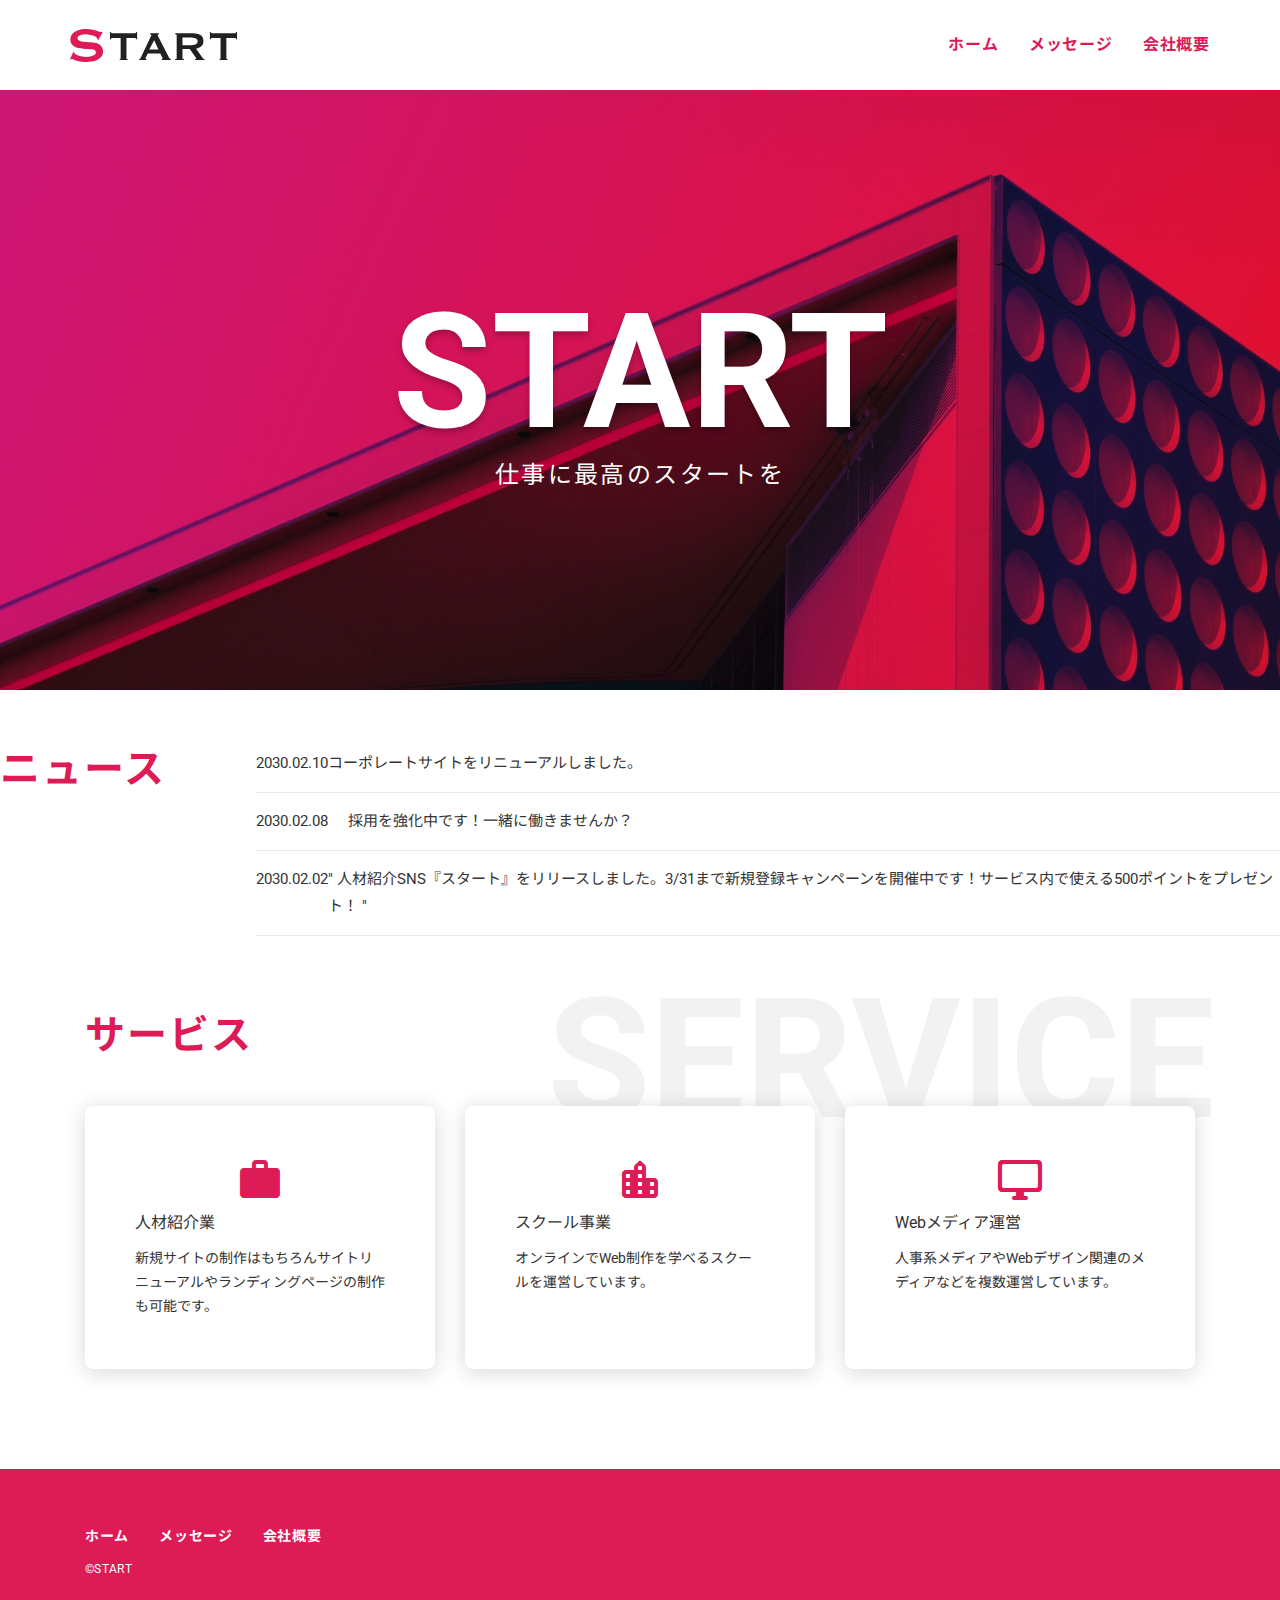
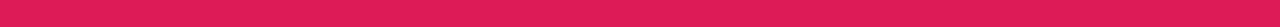
<file: index.html>
<!DOCTYPE html>
<html lang="en">
<head>
  <meta charset="UTF-8">
  <meta name="viewport" content="width=device-width, initial-scale=1.0">
  <meta name = "discription" content="株式会社STARTは、幸せにつながるお仕事を紹介する人材紹介会社です。人材紹介サービス『スタート』や人材紹介SNS『ゴール』を運営し、またWebデザインを学べるスクール『Webの学校』を開催しています。">
  <title>Start</title>
  <link rel="preconnect" href="https://fonts.googleapis.com">
  <link rel="preconnect" href="https://fonts.gstatic.com">
  <link href="https://fonts.googleapis.com/css2?family=Noto+Sans+JP:wght@500;700&amp;family=Roboto:wght@400;700&amp;display=swap" rel="stylesheet">
  <link href="https://fonts.googleapis.com/icon?family=Material+Icons+Round" rel="stylesheet">
  <link href="style.css" rel="stylesheet">
  <link href="css/destyle.css?<?php echo date('Ymd-Hi');?>" rel="stylesheet">
  <link rel="icon" type="image/png" href="icon-192×192.png">
  <link rel="apple-touch-icon" type="image.png" href="apple-touch-icon-180×180.png">
  <link rel="icon" href="favicon.ico">
</head>
<body>
  <div class="wrapper">
    <header class="header">
      <div class="header__logo">
        <a href=".">
          <img src="./img/logo.svg">
        </a>
      </div>
      <div class="header__nav">
        <nav class="gnav">
          <ul class="gnav__list">
            <li class="gnav__item">
              <a class="gnav__link gnav__link--active" href=".">ホーム</a>
            </li>
            <li class="gnav__item">
              <a class="gnav__link" href="message.html">メッセージ</a>
            </li>
            <li class="gnav__item">
              <a class="gnav__link" href="company.html">会社概要</a>
            </li>
          </ul>
        </nav>

        <button type="button" id="js-btn-menu" class="btn-menu active">
          <span class="btn-menu__line"></span>
        </button>
      </div>

    </header>

    <div class="mv">
      <div class="mv__titleArea">
        <h2 class="mv__title">START</h2>
        <div class="mv__subtitle">仕事に最高のスタートを</div>
      </div>
    </div>

    <main class="content">
      <section class="news">
        <div class="news__inner">
          <div class="news__heading">
            <h2 class="heading-primary">ニュース</h2>
          </div>
          <div class="news__body">
            <div class="news-list">
              <ul class="news-list__list">
                <li class="news-list__item">
                  <a href="#" class="news-list__link">
                    <div class="news-list__data">
                      <time datetime="2020-02-10" class="news__date">2030.02.10</time>
                    </div>
                    <div class="news-list__title">コーポレートサイトをリニューアルしました。</div>
                  </a>
                </li>
                <li class="news-list__item">
                  <a href="#" class="news-list__link">
                    <div class="news-list__date">
                      <time datetime="2020-02-08" class="news__date">2030.02.08</time>
                    </div>
                    <div class="news-list__title">採用を強化中です！一緒に働きませんか？</div>
                  </a>
                </li>
                <li class="news-list__item">
                  <a href="#" class="news-list__link">
                    <div class="news-list__data">
                      <time datetime="2020-02-02" class="news__date">2030.02.02</time>
                    </div>
                    <div class="news-list__title">" 人材紹介SNS『スタート』をリリースしました。3/31まで新規登録キャンペーンを開催中です！サービス内で使える500ポイントをプレゼント！ "</div>
                  </a>
                </li>
              </ul>
            </div>
          </div>

        </div>
      </section>

      <section class="service">
        <div class="container">
          <div class="service__heading">
            <h2 class="heading-primary">サービス</h2>
          </div>
          <div class="service__body">
            <div class="service-list">
              <div class="service-list__item">
                <figure class="service-list__img-wrapper">
                  <span class="service-list__img material-icons-round">
                    work
                  </span>
                </figure>
                <div class="service-list__body">
                  <div class="service-list__title">人材紹介業</div>
                  <div class="service-list__text">
                    <p>新規サイトの制作はもちろんサイトリニューアルやランディングページの制作も可能です。</p>
                  </div>
                </div>
              </div>

                <div class="service-list__item">
                  <figure class="service-list__img-wrapper">
                    <span class="service-list__img material-icons-round">
                      location_city
                    </span>
                  </figure>
                  <div class="service-list__body">
                    <div class="service-list__title">スクール事業</div>
                    <div class="service-list__text">
                      <p>オンラインでWeb制作を学べるスクールを運営しています。</p>
                    </div>
                  </div>
                </div>
                  <div class="service-list__item">
                    <figure class="service-list__img-wrapper">
                      <span class="service-list__img material-icons-round">
                        desktop_windows
                      </span>
                    </figure>
                    <div class="service-list__body">
                      <div class="service-list__title">Webメディア運営</div>
                      <div class="service-list__text">
                        <p>人事系メディアやWebデザイン関連のメディアなどを複数運営しています。</p>
                      </div>
                    </div>
                  </div>
                </div>
            </div>
          </div>
      </section>
    </main>

    <footer class="footer">
      <div class="container">
        <nav class="footer-nav">
          <ul class="footer-nav__list">
            <li class="footer-nav__item"><a class="footer-nav__link" href=".">ホーム</a></li>
            <li class="footer-nav__item"><a class="footer-nav__link" href="message.html">メッセージ</a></li>
            <li class="footer-nav__item"><a class="footer-nav__link" href="company.html">会社概要</a></li>
          </ul>
        </nav>
        <div class="footer__copyright">&copy;START</div>
      </div>

    </footer>

  </div>
  
  <script src="https://ajax.googleapis.com/ajax/libs/jquery/3.6.0/jquery.min.js"></script>
  <script src="js/script.js"></script>
</body>
</html>
</file>
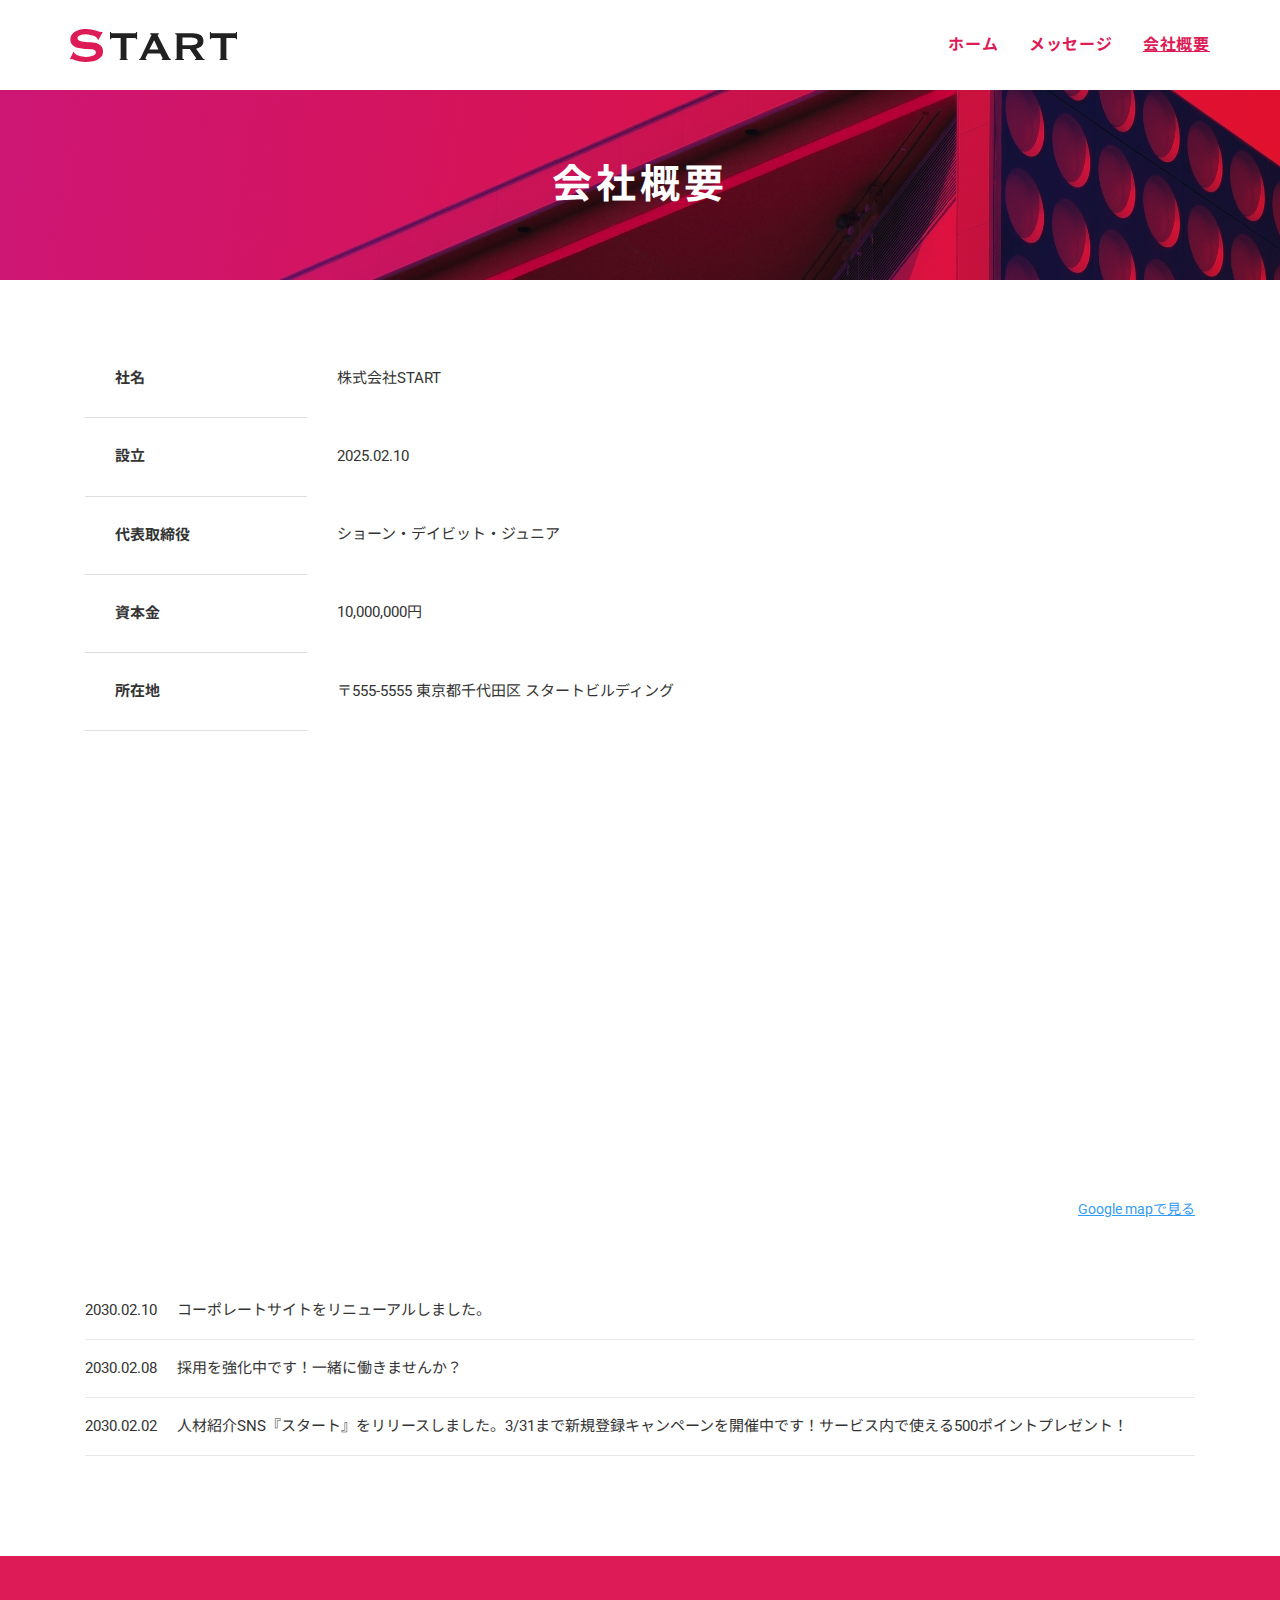
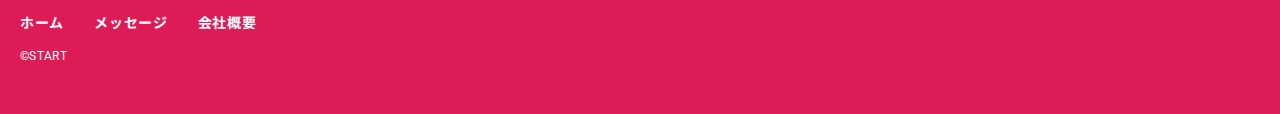
<file: company.html>
<!DOCTYPE html>
<html lang="ja">
<head>
    <meta charset="UTF-8">
    <meta http-equiv="X-UA-Compatible" content="IE=edge">
    <meta name="viewport" content="width=device-width, initial-scale=1.0">
    <meta name="description" content="株式会社STARTは、幸せにつながるお仕事を紹介する人材紹介会社です。人材紹介サービス『スタート』や人材紹介SNS『ゴール』を運営し、またwebデザインを学べるスクール『webの学校』を開講しています。" />
    <title>会社概要 - START</title>
    <link rel="preconnect" href="https://fonts.googleapis.com">
    <link rel="preconnect" href="https://fonts.gstatic.com" crossorigin>
    <link href="https://fonts.googleapis.com/css2?family=Noto+Sans+JP:wght@500;700&amp;family=Roboto:wght@400;700&amp;display=swap" rel="stylesheet">
    <link href="https://fonts.googleapis.com/icon?family=Material+Icons+Round" rel="stylesheet">
    <link href="css/destyle.css" rel="stylesheet" />
    <link href="style.css" rel="stylesheet" />
    <link rel="icon" type="image/png" href="icon-192x192.png">
    <link rel="apple-touch-icon" type="image/png" href="apple-touch-icon-180x180.png">
    <link rel="icon" href="favicon.ico">
</head>
<body>
    <div class="wrapper">
        <header class="header">
            <div class="header__logo">
                <a href="."><img src="img/logo.svg" alt="START"></a>
            </div>
            <div class="header__nav">
                <nav class="gnav">
                    <ul class="gnav__list">
                        <li class="gnav__item"><a class="gnav__link" href=".">ホーム</a></li>
                        <li class="gnav__item"><a class="gnav__link" href="message.html">メッセージ</a></li>
                        <li class="gnav__item"><a class="gnav__link--active" href="company.html">会社概要</a></li>
                    </ul>
                </nav>
                <button type="button" id="js-btn-menu" class="btn-menu">
                    <span class="btn-menu__line"></span>
                </button>
            </div>
        </header>

        <div class="page-header">
            <div class="page-header__titleArea">
                <h2 class="page-header__title">会社概要</h2>
            </div>
        </div>

        <main class="content">

            <div class="company-info">
                <div class="container">
                    <div class="company-info__table">
                        <table class="table-type01">
                            <tbody>
                                <tr>
                                    <th>社名</th>
                                    <td>株式会社START</td>
                                </tr>
                                <tr>
                                    <th>設立</th>
                                    <td>2025.02.10</td>
                                </tr>
                                <tr>
                                    <th>代表取締役</th>
                                    <td>ショーン・デイビット・ジュニア</td>
                                </tr>
                                <tr>
                                    <th>資本金</th>
                                    <td>10,000,000円</td>
                                </tr>
                                <tr>
                                    <th>所在地</th>
                                    <td>〒555-5555 東京都千代田区 スタートビルディング</td>
                                </tr>
                            </tbody>
                        </table>
                    </div>

                    <div class="company-info__access">
                        <div class="company-info__map">
                            <iframe src="https://www.google.com/maps/embed?pb=!1m18!1m12!1m3!1d3240.828030380878!2d139.76493611544558!3d35.68123618019435!2m3!1f0!2f0!3f0!3m2!1i1024!2i768!4f13.1!3m3!1m2!1s0x60188bfbd89f700b%3A0x277c49ba34ed38!2z5p2x5Lqs6aeF!5e0!3m2!1sja!2sjp!4v1603888975255!5m2!1sja!2sjp" width="100%" height="auto" frameborder="0" style="border:0;" allowfullscreen="" aria-hidden="false" tabindex="0"></iframe>
                        </div>

                        <div class="company-info__map-link">
                            <a href="https://goo.gl/maps/b5AqA853AfsPSw1Y7" target="_blank">Google mapで見る</a>
                        </div>
                    </div>
                </div>
            </div>

            <div class="company-news">
                <div class="container">

                    <div class="news-list">
                        <ul class="news-list__list">
                            <li class="news-list__item">
                                <a href="#" class="news-list__link">
                                    <div class="news-list__date">
                                        <time datetime="2020-02-10" class="news__date">2030.02.10</time>
                                    </div>
                                    <div class="news-list__title">コーポレートサイトをリニューアルしました。</div>
                                </a>
                            </li>
                            <li class="news-list__item">
                                <a href="#" class="news-list__link">
                                    <div class="news-list__date">
                                        <time datetime="2020-02-08" class="news__date">2030.02.08</time>
                                    </div>
                                    <div class="news-list__title">採用を強化中です！一緒に働きませんか？</div>
                                </a>
                            </li>
                            <li class="news-list__item">
                                <a href="#" class="news-list__link">
                                    <div class="news-list__date">
                                        <time datetime="2020-02-02" class="news__date">2030.02.02</time>
                                    </div>
                                    <div class="news-list__title">人材紹介SNS『スタート』をリリースしました。3/31まで新規登録キャンペーンを開催中です！サービス内で使える500ポイントプレゼント！</div>
                                </a>
                            </li>
                        </ul>
                    </div>
                </div>
            </div>
        </main>

        <footer class="footer">
            <div class="conainer">
                <nav class="footer-nav">
                    <ul class="footer-nav__list">
                        <li class="footer-nav__item"><a class="footer-nav__link" href="." >ホーム</a></li>
                        <li class="footer-nav__item"><a class="footer-nav__link" href="message.html" >メッセージ</a></li>
                        <li class="footer-nav__item"><a class="footer-nav__link" href="company.html" >会社概要</a></li>
                    </ul>
                </nav>
                <div class="footer__copyright">&copy;START</div>
            </div>
        </footer>
    </div>
    
    <script src="https://ajax.googleapis.com/ajax/libs/jquery/3.6.0/jquery.min.js"></script>
    <script src="js/script.js"></script>
</body>
</html>
</file>
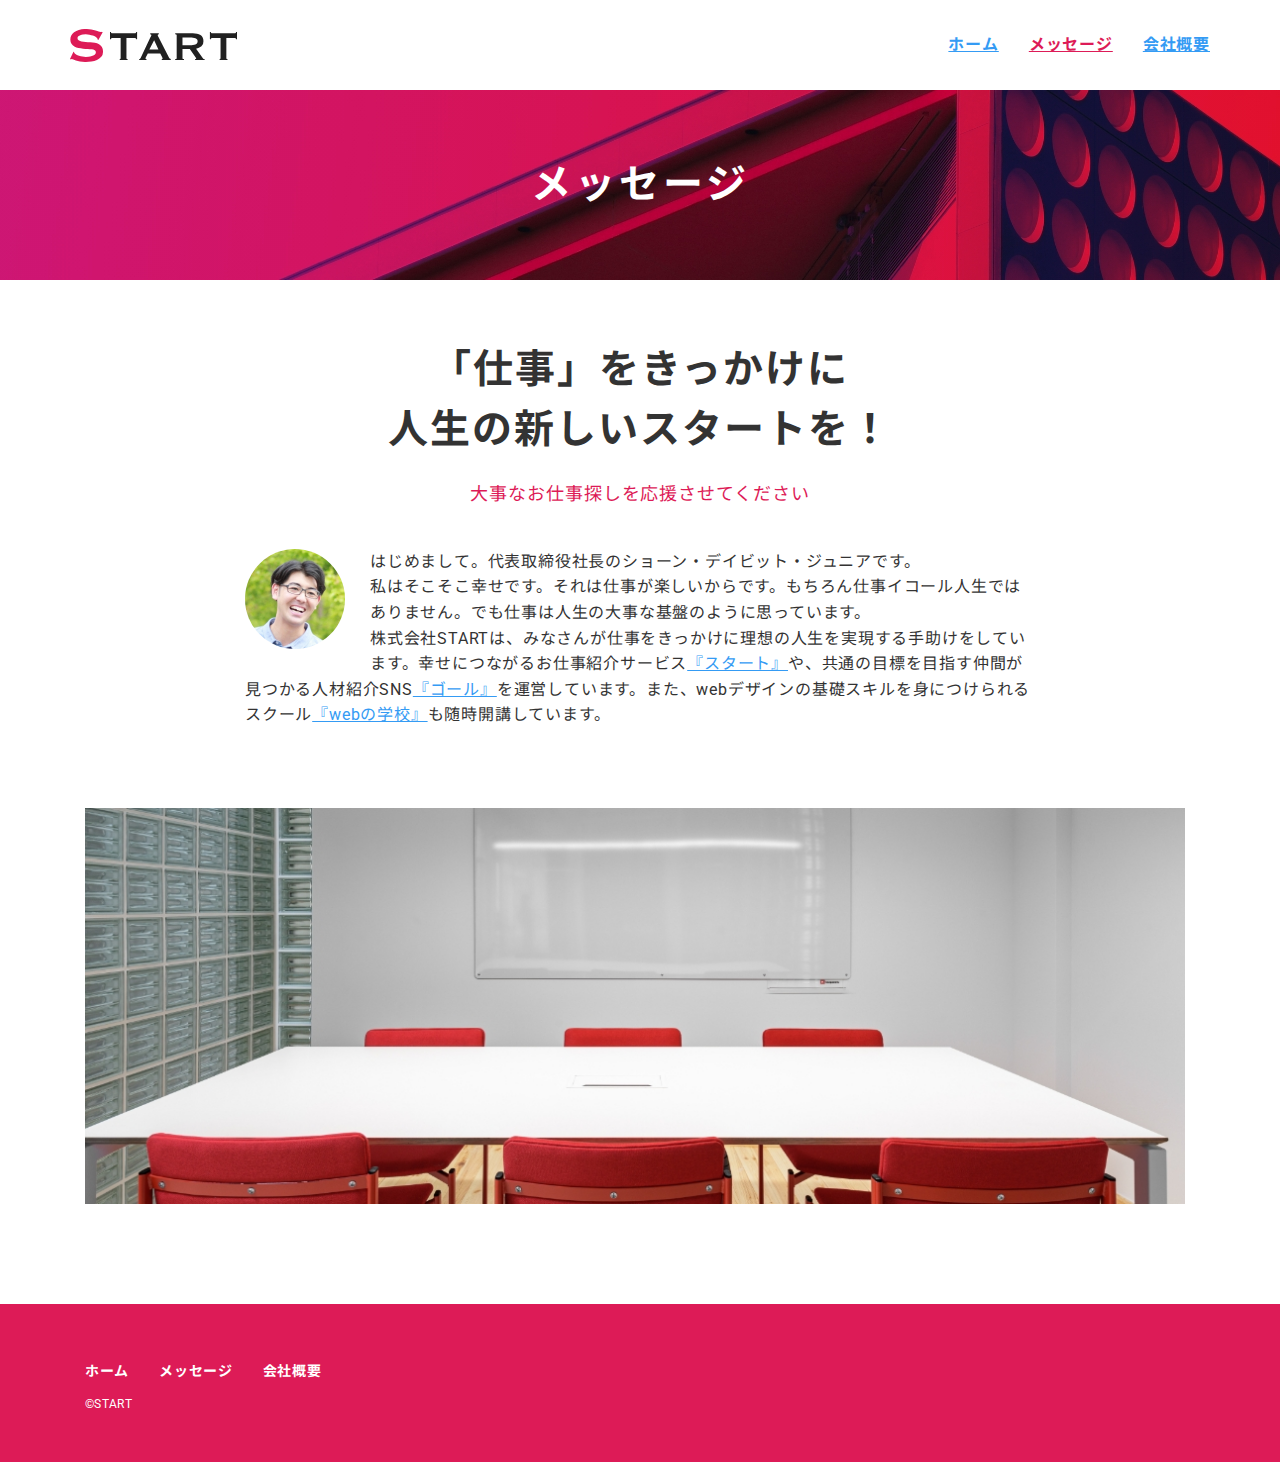
<file: message.html>
<!DOCTYPE html>
<html lang="ja">
<head>
    <meta charset="UTF-8">
    <meta http-equiv="X-UA-Compatible" content="IE=edge">
    <meta name="viewport" content="width=device-width, initial-scale=1.0">
    <meta name="description" content="株式会社STARTは、幸せにつながるお仕事を紹介する人材紹介会社です。人材紹介サービス『スタート』や人材紹介SNS『ゴール』を運営し、またwebデザインを学べるスクール『webの学校』を開講しています。" />
    <title>メッセージ - START</title>
    <link rel="preconnect" href="https://fonts.googleapis.com">
    <link rel="preconnect" href="https://fonts.gstatic.com" crossorigin>
    <link href="https://fonts.googleapis.com/css2?family=Noto+Sans+JP:wght@500;700&amp;family=Roboto:wght@400;700&amp;display=swap" rel="stylesheet">
    <link href="https://fonts.googleapis.com/icon?family=Material+Icons+Round" rel="stylesheet">
    <link href="css/destyle.css" rel="stylesheet" />
    <link href="style.css" rel="stylesheet" />
    <link rel="icon" type="image/png" href="icon-192x192.png">
    <link rel="apple-touch-icon" type="image/png" href="apple-touch-icon-180x180.png">
    <link rel="icon" href="favicon.ico">
    
</head>
<body>
    
    <div class="wrapper">
        <header class="header">
            <div class="header__logo">
                <a href="."><img src="img/logo.svg" alt="START"></a>
            </div>
            <div class="header__nav">
                <nav class="gnav">
                    <ul class="gnav__list">
                        <li class="gnav__item"><a class="gbav__link" href=".">ホーム</a></li>
                        <li class="gnav__item"><a class="gbav__link gnav__link--active" href="message.html">メッセージ</a></li>
                        <li class="gnav__item"><a class="gbav__link" href="company.html">会社概要</a></li>
                    </ul>
                </nav>
                <button type="button" id="js-btn-menu" class=" btn-menu">
                    <span class="btn-menu__line"></span>
                </button>
            </div>
        </header>

        <div class="page-header">
            <div class="page-header__titleArea">
                <h2 class="page-header__title">メッセージ</h2>
            </div>
        </div>

        <main class="content">
            <section class="message">
                <div class="container">
                    <h3 class="message__title">「仕事」をきっかけに<br>人生の新しいスタートを！</h3>
                    <div class="message__subtitle">大事なお仕事探しを応援させてください</div>
                    <div class="ceo-message">
                        <div class="ceo-message__img-wrapper">
                            <img class="ceo-message__img" src="img/ceo.jpg" width="100" height="100" alt="ショーン・デイビット・ジュニア">
                        </div>
                        <div class="ceo-message__text">
                            <p>はじめまして。代表取締役社長のショーン・デイビット・ジュニアです。<br>私はそこそこ幸せです。それは仕事が楽しいからです。もちろん仕事イコール人生ではありません。でも仕事は人生の大事な基盤のように思っています。<br>株式会社STARTは、みなさんが仕事をきっかけに理想の人生を実現する手助けをしています。幸せにつながるお仕事紹介サービス<a href="#">『スタート』</a>や、共通の目標を目指す仲間が見つかる人材紹介SNS<a href="#">『ゴール』</a>を運営しています。また、webデザインの基礎スキルを身につけられるスクール<a href="#">『webの学校』</a>も随時開講しています。</p>
                        </div>
                    </div>
                </div>
            </section>

            <div class="office">
                <div class="container">
                    <img class="office-img" src="img/office.jpg" width="1100" height="400" alt="会議室">
                </div>
            </div>
        </main>

        <footer class="footer">
            <div class="container">
                <nav class="footer-nav">
                    <ul class="footer-nav__list">
                        <li class="footer-nav__item"><a class="footer-nav__link" href=".">ホーム</a></li>
                        <li class="footer-nav__item"><a class="footer-nav__link" href="message.html">メッセージ</a></li>
                        <li class="footer-nav__item"><a class="footer-nav__link" href="company.html">会社概要</a></li>
                    </ul>
                </nav>
                <div class="footer__copyright">&copy;START</div>
            </div>
        </footer>

    </div>

    <script src="https://ajax.googleapis.com/ajax/libs/jquery/3.6.0/jquery.min.js"></script>
  <script src="js/script.js"></script>
</body>
</html>
</file>
<file: style.css>
@charset "UTF-8";

:root {
  --link-color: #349bf4;
  --main-color: #dd1b57;
  --text-color: #333;
}

/* -----------------
全体
----------------- */
body {
  font-family: "Roboto", "Noto Sans JP", Arial, "Hiragino Kaku Gothic ProN", "Hiragino Sans", Meiryo, sans-serif;
  font-size: 16px;
  color: var(--text-color);
}

a {
  color: var(--link-color);
  text-decoration: underline;
}

img {
  max-width: 100%;
  height: auto;
  vertical-align: bottom;
}
/* -----------------
レイアウト
----------------- */
.wrapper {
  overflow-x: hidden;
}

.container {
  max-width: 1170px;
  margin: 0 auto;
  padding: 0 30px;
}

.content {
  display: grid;
  padding: 60px 0 100px;
  row-gap: 80px;
}

/* img {
  max-width: 100%;
  height: auto;
  vertical-align: bottom;
} */
/* -----------------
見出し
----------------- */
.heading-primary {
  font-size: 40px;
  font-weight: bold;
  line-height: 1;
  letter-spacing: 0.05em;
  color: var(--main-color);
}

/*--------------------------------
 テーブル
---------------------------------*/

.table-type01 {
  width: 100%;
  font-size: 15px;
  border-collapse: collapse;
  border-spacing: 0;
}

.table-type01 th {
  border-bottom: solid 1px #ddd;
}

.table-type01 th,
.table-type01 td {
  text-align: left;
  padding: 30px;
}

.table-type01 th {
  width: 20%;
}

.table-type01 p:not(:last-child) {
  margin-bottom: 10px;
}

.table-type01 ul {
  margin-left: 20px;
}

/* -----------------
ヘッダー
----------------- */
.header {
  display: flex;
  align-items: center;
  justify-content: space-between;
  height: 90px;
  padding: 30px 70px;
}

.header__logo {
  line-height: 1;
}
/* -----------------
グローバルナビ
----------------- */

.gnav__list {
  display: flex;
  position: relative;
  align-items: center;
  justify-content: center;
  column-gap: 30px;
}
.gnav__item {
  font-size: 16px;
  font-weight: bold;
  line-height: 1;
  letter-spacing: 0.05em;
}
.gnav__link {
  color: var(--main-color);
  text-decoration: none;
}
.gnav__link:hover {
  color: var(--main-color);
}
.gnav__link--active {
  color: var(--main-color);
}
.btn-menu {
  display: none;
}
/* -----------------
メインビジュアル
----------------- */
.mv {
  display: flex;
  align-items: center;
  justify-content: center;
  height: 600px;
  background-image: url(./img/pc_mv.jpg);
  background-repeat: no-repeat;
  background-position: center center;
  background-size: cover;
}

.mv__titleArea {
  color: #fff;
  text-align: center;
}

.mv__title {
  font-size: 160px;
  font-weight: bold;
  line-height: 1;
  text-shadow: 0 4px 6px rgb(0 0 0 / 25%);
  margin-bottom: 10px;
}

.mv__subtitle {
  font-size: 24px;
  line-height: 1;
  letter-spacing: 0.1em;
}

/* -----------------
ニュース
----------------- */
.news__inner {
  display: flex;
  column-gap: 90px;
}

.news__body {
  flex: 1;
}

.news-list__link {
  display: flex;
  color: var(--text-color);
  text-decoration: none;
}

.news-list__link:hover {
  color: var(--margin-color);
}

.news-list__item {
  font-size: 15px;
  line-height: 1.8;
  margin-bottom: 15px;
  padding-bottom: 15px;
  border-bottom: 1px solid #e8e8e8;
}

.news-list__item:last-child {
  margin-bottom: 0;
}

.news-list__title {
  font-size: 15px;
  line-height: 1.8;
}

.news-list__date {
  margin-right: 20px;
}

/* -----------------
サービス
----------------- */
.service__heading {
  position: relative;
  margin-bottom: 50px;
}

.service__heading::before {
  display: block;
  content: "SERVICE";
  position: absolute;
  top: -40px;
  right: -20px;
  z-index: -1;
  font-size: 168px;
  font-weight: bold;
  line-height: 1;
  color: #f2f2f2;
}

.service-list {
  display: grid;
  column-gap: 30px;
  grid-template-columns: repeat(3, 1fr);
}

.service-list__item {
  padding: 50px;
  border-radius: 8px;
  background-color: #fff;
  box-shadow: 0 3px 21px rgba(0, 0, 0, 0.16);
}

.service-list__img-wrapper {
  text-align: center;
  margin-bottom: 10px;
}

.service-list__img {
  font-size: 48px;
  color: var(--main-color);
  vertical-align: bottom;
}

.srevice-list__title {
  font-size: 18px;
  font-weight: bold;
  text-align: center;
}

.service-list__text {
  font-size: 14px;
  line-height: 1.7;
  margin-top: 15px;
}

/* -----------------
下層ページ：ヘッダー
----------------- */
.page-header {
  display: flex;
  align-items: center;
  justify-content: center;
  height: 190px;
  background-image: url(./img/pc_header.jpg);
  background-repeat: no-repeat;
  background-position: center center;
  background-size: cover;
}

.page-header__titleArea {
  color: #fff;
  text-align: center;
}

.page-header__title {
  font-size: 40px;
  font-weight: bold;
  line-height: 1;
  letter-spacing: 0.1em;
}

/* -----------------
下層ページ：メッセージ
----------------- */

.message {
  max-width: 850px;
  margin: 0 auto;
}

.message__title {
  font-size: 40px;
  font-weight: bold;
  line-height: 1.5;
  letter-spacing: 0.05em;
  color: url(--main-color);
  text-align: center;
  margin-bottom: 20px;
}

.message__subtitle {
  font-size: 18px;
  line-height: 1.6;
  letter-spacing: 0.05em;
  color: var(--main-color);
  text-align: center;
  margin-bottom: 40px;
}

.ceo-message__img-wrapper {
  width: 100px;
  margin: 0 25px 15px 0;
  float: left;
}

.ceo-message__img {
  border-radius: 50%;
}

.ceo-message__text {
  line-height: 1.6;
  letter-spacing: 0.05em;
}

.ceo-message__text a {
  color: var(--link-color);
}

/* -----------------
下層ページ：会社概要
----------------- */
.company-info__table {
  margin-bottom: 50px;
}

.company-info__map iframe {
  height: 400px;
}

.company-info__map-link {
  font-size: 14px;
  text-align: right;
  margin-top: 20px;
}

/* -----------------
フッター
----------------- */

.footer {
  color: #fff;
  padding: 60px 20px 50px;
  background-color: var(--main-color);
}

.footer-nav {
  margin-bottom: 20px;
}

.footer-nav__list {
  display: flex;
  column-gap: 30px;
}

.footer-nav__item {
  font-size: 14px;
  font-weight: bold;
  line-height: 1;
  letter-spacing: 0.05em;
}

.footer-nav__link {
  color: var(--text-color);
  color: #fff;
  text-decoration: none;
}

.footer__copyright {
  font-size: 12px;
  letter-spacing: 0.03em;
}

/* -----------------
media Rueries 767
----------------- */
@media screen and (max-width: 767px) {
  body {
    font-size: 15px;
  }

  .header-primary {
    font-size: 32px;
  }

  .container {
    padding: 0 20px;
  }

  .content {
    padding: 40px 0 60px;
    row-gap: 50px;
  }

  .table-type01 {
    font-size: 14px;
    line-height: 1.5;
  }

  .table-type01 th,
  .table-type01 td {
    padding: 20px 0;
  }

  .table-type01 th {
    width: 100px;
  }
  
  /* ヘッダー */
  .header {
    position: relative;
    height: 60px;
    padding: 20px;
  }

  .header__logo {
    width: 107px;
  }

  .gnav {
    display: none;
    position: fixed;
    top: 0;
    right: 0;
    z-index: 10;
    width: 180px;
    height: 100%;
    background-color: var(--main-color);
    box-shadow: -10px 0 35px -20px rgb(0 0 0 / 25%);
  }

  .gnav__list {
    display: flex;
    flex-direction: column;
    align-items: flex-start;
    width: 180px;
    padding: 90px 20px 20px 50px;
    row-gap: 25px;
  }

  .gnav__link {
    color: #fff;
  }

  .gnav__link:hover {
    color: #fff;
  }

  .gnav__link--active {
    opacity: 0.6;
  }

  .btn-menu {
    display: flex;
    position: absolute;
    top: 0;
    right: 0;
    z-index: 100;
    align-items: center;
    justify-content: center;
    width: 60px;
    height: 60px;
    text-align: center;
    padding: 21px 16px;
    border: none;
    outline: none;
    background: none;
    background-color: var(--main-color);
    cursor: pointer;
    appearance: none;
  }

  .btn-menu__line {
    display: block;
    position: relative;
    left: 0;
    width: 100%;
    height: 2px;
    transition: all 0.4s;
    border-radius: 4px;
    background-color: #fff;
  }

  .btn-menu__line::before,
  .btn-menu__lin::after {
    display: block;
    content: "";
    position: absolute;
    width: 100%;
    height: 100%;
    transition: inherit;
    border-radius: 4px;
    background-color: #fff;
  }

  .btn-menu__line::before {
    top: -8px;
  }

  .btn-menu__line::after {
    top: 8px;
  }

  .btn-menu.active .btn-menu__line {
    background-color: transparent;
  }

  .btn-menu.active .btn-menu__line::before,
  .btn-menu.active .btn-menu__line::after {
    top: 0;
    background-color: #fff;
  }

  .btn-menu.active .btn-menu__line::before {
    transform: rotate(45deg);
  }

  .btn-menu.active .btn-menu__line::after {
    transform: rotate(-45deg);
  }

  /* メインビジュアル */
  .mv {
    height: 460px;
    background-image: url(./img/sp_mv.jpg);
  }

  .mv__title {
    font-size: 80px;
  }

  .mv__subtitle {
    font-size: 20px;
  }

  /* ニュース */
  .news__heading {
    margin-bottom: 20px;
  }

  .news__inner {
    display: block;
  }

  .news-list__link {
    flex-direction: column;
  }

  .news-list__item {
    font-size: 15px;
    line-height: 1.8;
  }

  .news-list__item:last-child {
    margin-bottom: 0;
  }

  .news-list__title {
    line-height: 1.6;
  }

  .news-list__date {
    margin-right: 0;
  }

  /* サービス */
  .service__heading {
    margin-bottom: 20px;
  }

  .service-heading::before {
    top: -2px;
    right: -30px;
    font-size: 70px;
  }

  .service-list {
    row-gap: -2px;
    grid-template-columns: 1fr;
  }

  .service-list__item {
     padding: 40px 30px;
  }

  .service-list__img-wrapper {
    margin-bottom: 5px;
  }

  .service-list__img {
    font-size: 60px;
  }

  .srevice-list__title {
    font-size: 16px;
  }

  .service-list__text {
    margin-top: 10px;
  }

  /* 下層ページ：ヘッダー */
  .page-header {
    height: 160px;
    background-image: url(./img/sp_header.jpg);
  }

  .page-header__title {
    font-size: 28px;
  }

  /* 下層ページ：メッセージ */
  .message__titel {
    font-size: 24px;
    margin-bottom: 15px;
  }

  .message-subtitle {
    font-size: 15px;
    margin-bottom: 30px;
  }

  .ceo-message__img-wrapper {
    margin: 0 15px 10px 0;
  }

  .office-img {
    height: 260px;
    object-fit: cover;
  }

  /* 下層ページ：会社概要 */
  .company-info__map iframe {
    height: 300px;
  }

  .company-info__map-link {
    font-size: 12px;
    margin-top: 15px;
  }

  /* フッター */
  .footer {
    padding: 40px 0 30px;
  }

  .footer-nav__list {
    column-gap: 25px;
  }

  .footer-nav__item {
    font-size: 12px;
  }

  .footer-copyright {
    font-size: 10px;
  }
}
</file>
<file: css/destyle.css>
/*! destyle.css v3.0.0 | MIT License | https://github.com/nicolas-cusan/destyle.css */

/* Reset box-model and set borders */
/* ============================================ */

*,
::before,
::after {
  box-sizing: border-box;
  border-width: 0;
  border-style: solid;
}

/* Document */
/* ============================================ */

/**
 * 1. Correct the line height in all browsers.
 * 2. Prevent adjustments of font size after orientation changes in iOS.
 * 3. Remove gray overlay on links for iOS.
 */

html {
  line-height: 1.15; /* 1 */

  -webkit-tap-highlight-color: transparent; /* 3*/
  -webkit-text-size-adjust: 100%; /* 2 */
}

/* Sections */
/* ============================================ */

/**
 * Remove the margin in all browsers.
 */

body {
  margin: 0;
}

/**
 * Render the `main` element consistently in IE.
 */

main {
  display: block;
}

/* Vertical rhythm */
/* ============================================ */

p,
table,
blockquote,
address,
pre,
iframe,
form,
figure,
dl {
  margin: 0;
}

/* Headings */
/* ============================================ */

h1,
h2,
h3,
h4,
h5,
h6 {
  font-size: inherit;
  font-weight: inherit;
  margin: 0;
}

/* Lists (enumeration) */
/* ============================================ */

ul,
ol {
  margin: 0;
  padding: 0;
  list-style: none;
}

/* Lists (definition) */
/* ============================================ */

dt {
  font-weight: bold;
}

dd {
  margin-left: 0;
}

/* Grouping content */
/* ============================================ */

/**
 * 1. Add the correct box sizing in Firefox.
 * 2. Show the overflow in Edge and IE.
 */

hr {
  clear: both;
  overflow: visible; /* 2 */
  box-sizing: content-box; /* 1 */
  height: 0; /* 1 */
  margin: 0;
  color: inherit;
  border-top-width: 1px;
}

/**
 * 1. Correct the inheritance and scaling of font size in all browsers.
 * 2. Correct the odd `em` font sizing in all browsers.
 */

pre {
  font-family: monospace, monospace; /* 1 */
  font-size: inherit; /* 2 */
}

address {
  font-style: inherit;
}

/* Text-level semantics */
/* ============================================ */

/**
 * Remove the gray background on active links in IE 10.
 */

a {
  text-decoration: none;
  color: inherit;
  background-color: transparent;
}

/**
 * 1. Remove the bottom border in Chrome 57-
 * 2. Add the correct text decoration in Chrome, Edge, IE, Opera, and Safari.
 */

abbr[title] {
  text-decoration: underline dotted; /* 2 */
}

/**
 * Add the correct font weight in Chrome, Edge, and Safari.
 */

b,
strong {
  font-weight: bolder;
}

/**
 * 1. Correct the inheritance and scaling of font size in all browsers.
 * 2. Correct the odd `em` font sizing in all browsers.
 */

code,
kbd,
samp {
  font-family: monospace, monospace; /* 1 */
  font-size: inherit; /* 2 */
}

/**
 * Add the correct font size in all browsers.
 */

small {
  font-size: 80%;
}

/**
 * Prevent `sub` and `sup` elements from affecting the line height in
 * all browsers.
 */

sub,
sup {
  position: relative;
  font-size: 75%;
  line-height: 0;
  vertical-align: baseline;
}

sub {
  bottom: -.25em;
}

sup {
  top: -.5em;
}

/* Replaced content */
/* ============================================ */

/**
 * Prevent vertical alignment issues.
 */

svg,
img,
embed,
object,
iframe {
  vertical-align: bottom;
}

/* Forms */
/* ============================================ */

/**
 * Reset form fields to make them styleable.
 * 1. Make form elements stylable across systems iOS especially.
 * 2. Inherit text-transform from parent.
 */

button,
input,
optgroup,
select,
textarea {
  font: inherit;
  margin: 0;
  padding: 0;
  text-align: inherit;
  vertical-align: middle;
  text-transform: inherit; /* 2 */
  color: inherit;
  border-radius: 0;
  background: transparent;

  -webkit-appearance: none; /* 1 */
  appearance: none;
}

/**
 * Reset radio and checkbox appearance to preserve their look in iOS.
 */

[type="checkbox"] {
  -webkit-appearance: checkbox;
  appearance: checkbox;
}

[type="radio"] {
  -webkit-appearance: radio;
  appearance: radio;
}

/**
 * Correct cursors for clickable elements.
 */

button,
[type="button"],
[type="reset"],
[type="submit"] {
  cursor: pointer;
}

button:disabled,
[type="button"]:disabled,
[type="reset"]:disabled,
[type="submit"]:disabled {
  cursor: default;
}

/**
 * Improve outlines for Firefox and unify style with input elements & buttons.
 */

:-moz-focusring {
  outline: auto;
}

select:disabled {
  opacity: inherit;
}

/**
 * Remove padding
 */

option {
  padding: 0;
}

/**
 * Reset to invisible
 */

fieldset {
  min-width: 0;
  margin: 0;
  padding: 0;
}

legend {
  padding: 0;
}

/**
 * Add the correct vertical alignment in Chrome, Firefox, and Opera.
 */

progress {
  vertical-align: baseline;
}

/**
 * Remove the default vertical scrollbar in IE 10+.
 */

textarea {
  overflow: auto;
}

/**
 * Correct the cursor style of increment and decrement buttons in Chrome.
 */

[type="number"]::-webkit-inner-spin-button,
[type="number"]::-webkit-outer-spin-button {
  height: auto;
}

/**
 * 1. Correct the outline style in Safari.
 */

[type="search"] {
  outline-offset: -2px; /* 1 */
}

/**
 * Remove the inner padding in Chrome and Safari on macOS.
 */

[type="search"]::-webkit-search-decoration {
  -webkit-appearance: none;
}

/**
 * 1. Correct the inability to style clickable types in iOS and Safari.
 * 2. Fix font inheritance.
 */

::-webkit-file-upload-button {
  font: inherit; /* 2 */

  -webkit-appearance: button; /* 1 */
}

/**
 * Clickable labels
 */

label[for] {
  cursor: pointer;
}

/* Interactive */
/* ============================================ */

/*
 * Add the correct display in Edge, IE 10+, and Firefox.
 */

details {
  display: block;
}

/*
 * Add the correct display in all browsers.
 */

summary {
  display: list-item;
}

/*
 * Remove outline for editable content.
 */

[contenteditable]:focus {
  outline: auto;
}

/* Tables */
/* ============================================ */

/**
1. Correct table border color inheritance in all Chrome and Safari.
*/

table {
  border-color: inherit; /* 1 */
}

caption {
  text-align: left;
}

td,
th {
  padding: 0;
  vertical-align: top;
}

th {
  font-weight: bold;
  text-align: left;
}
</file>
